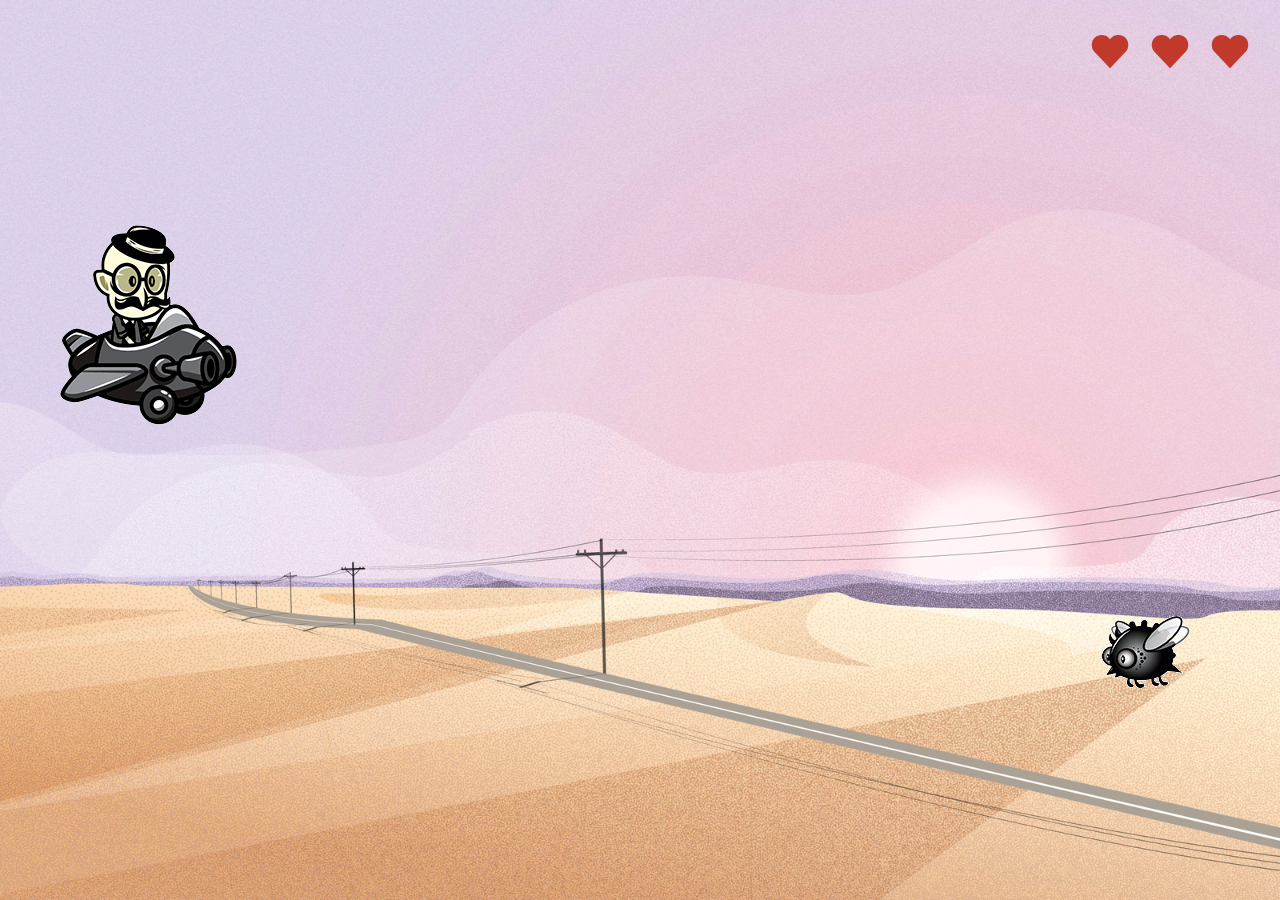
<file: game js/index.html>
<!DOCTYPE html>
<html>
<head>
	<title>game</title>
	<link rel="stylesheet" type="text/css" href="style.css">
</head>
<body>
	<div id="lifes">
		<span></span>
		<span></span>
		<span></span>
	</div>
	<div id="player" class="skin_1"></div>


<script type="text/javascript" src="script.js"></script>
</body>
</html>
</file>
<file: game js/style.css>
html, body {
	height: 100%;
	width: 100%;
	margin: 0;
	padding: 0;
}
body {
	background: url(img/bg1.jpg);
	background-size: cover;
	position: relative;
}

#player {
	height: 200px;
	position: absolute;
	top: calc(50% - 225px);
	left: 60px;
    -webkit-transition: all 0.2s;
    -moz-transition: all 0.2s;
    transition: all 0.2s;
}


#player.skin_1 {
	width: 177px;
	background: url(img/player_1.png);
}

.enemy {
	position: absolute;
	top: calc(50% - 85px);
	right: 20px;
	width: 89px;
	height: 73px;
	background: url("img/enemy.gif") no-repeat;
}

.bullet {
	width: 30px;
    height: 10px;
    background: #fefbfe;
    border-radius: 2px 5px 5px 2px;
    position: absolute;
    top: 20%;
    left: 200px;
    border-radius: 2px 7px 7px 2px;
    box-shadow: 0 0 5px #fff, 0 0 8px #fff, 0 0 12px #fff, 0 0 15px red, 0 0 25px red;
    z-index: 5;
}

.boom {
	background: url(img/boom.gif);
	position: absolute;
	width: 200px;
	height: 200px;
}

#lifes {
	position: absolute;
	top: 20px;
	right: 20px;
}
#lifes span {
	display: block;
	margin: 10px;
	float: left;
	width: 40px;
	height: 40px;
	background: url(img/life.png);
	background-size: cover;
}
</file>
